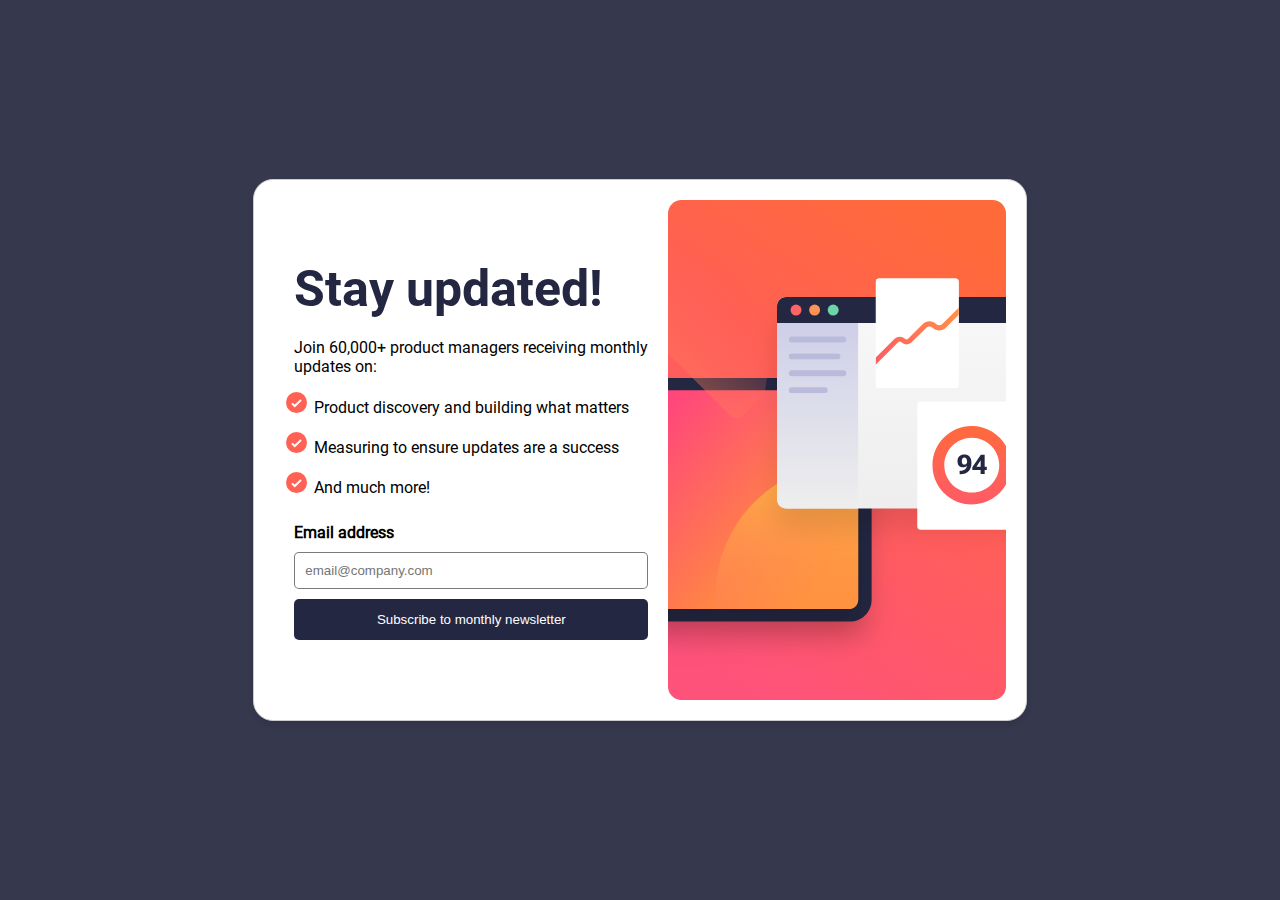
<file: index.html>
<!DOCTYPE html>
<html lang="pt-BR">
<head>
  <meta charset="UTF-8">
  <meta name="viewport" content="width=device-width, initial-scale=1.0"> 

  <link rel="icon" type="image/png" sizes="32x32" href="./assets/images/favicon-32x32.png">
  <link rel="stylesheet" href="style.css">
  
  <title>Frontend Mentor | Newsletter sign-up form with success message</title>

</head>
<body>

  <main>
    <img class="mobile-img" src="assets/images/illustration-sign-up-mobile.svg" alt="Imagem Principal" />
    <div class="content">
      <div class="h1-p">
        <h1>Stay updated!</h1>
        <p>Join 60,000+ product managers receiving monthly <br>updates on:</p>
      </div>
      <ul>
        <li>Product discovery and building what matters</li>
        <li>Measuring to ensure updates are a success</li>
        <li>And much more!</li>
      </ul>
      <div class="inputs">
        <div class="email-id">
          <h3>Email address</h3>
          <p id="message"></p>
        </div>
        <input type="email" id="email" name="email" placeholder="email@company.com" required>
        <button type="submit" id="button">Subscribe to monthly newsletter</button>
      </div>
    </div>

    <img class="desktop-img" src="assets/images/illustration-sign-up-desktop.svg" alt="Imagem Principal" />
  </main>

  <script src="script.js"></script>
</body>
</html>
</file>
<file: style.css>
@font-face {
  font-family: 'Roboto Bold';
  src: url('assets/fonts/Roboto-Bold.ttf') format('truetype'); 
}

@font-face {
  font-family: 'Roboto Regular';
  src: url('assets/fonts/Roboto-Regular.ttf') format('truetype'); 
}

body {
	font-family: 'Roboto Regular';
	display: flex;
	justify-content: center;  
	align-items: center;      
	height: 100vh;            
	margin: 0;  
	background-color: hsl(235, 18%, 26%);              
}

main {
	display: flex;
	justify-content: space-between; 
	align-items: center;            
	text-align: justify;
	padding: 20px;
	border: 1px solid #ccc;  
	background-color: white;      
	box-shadow: 0 4px 6px rgba(0, 0, 0, 0.1); 
	border-radius: 20px;
}

.desktop-img {  
	height: 500px;     
}

.mobile-img {
	display: none;
}

.content {
	flex: 1;
	margin-left: 20px;
	margin-right: 20px;
	display: flex;
	flex-direction: column;
}

h1 {
	font-family: 'Roboto Bold';
	color: hsl(234, 29%, 20%);
	font-size: 50px;
	margin: 0;
}

p {
	margin: 0;
	font-size: 16px;
}

.h1-p {
	display: flex;
	flex-direction: column;
	gap: 20px;
}

ul {
	display: flex;
	flex-direction: column;
	align-items: flex-start;
	gap: 15px;
	padding-left: 20px;
	list-style-image: url('assets/images/icon-list.svg');
}

h3 {
	font-size: 16px;
	margin: 0;
}

.inputs {
	display: flex;
	flex-direction: column;
	gap: 10px;
	margin-top: 10px;
}

#email {
	border-radius: 5px;
	padding: 10px;
	border: 1px solid rgba(0, 0, 0, 0.521);
}

#button {
	border-radius: 5px;
	padding: 13px;
	background-color: hsl(234, 29%, 20%);
	cursor: pointer;
	color: white;
	border: none;
}

#button:hover {
	background-color: hsl(4, 100%, 67%);
	box-shadow: 0 8px 20px rgba(0, 0, 0, 0.15);
	border: none;
}

.error {
	color: red;
	font-size: 14px;
}


.email-id {
	display: flex;
	flex-direction: row;
	justify-content: space-between;
}

.input-error {
	border-radius: 5px;
	padding: 10px;
	border: 1px solid rgba(236, 64, 64, 0.712);
	color: rgba(243, 98, 98, 0.712);
	background-color: rgba(243, 98, 98, 0.322);
}

@media (max-width: 768px) {
	.desktop-img {
		display: none;
	}

	.mobile-img {
		display: flex;
		margin: 0;
		border-radius: 5px;
		margin-bottom: 10px;
	}

	body {
		display: flex;
		background-color: white;
		height: auto;
	}

  main {
    flex-direction: column; 
    text-align: center;
		padding-top: 0;
  }

  .image {
    height: 250px; 
		width: 100%;
  }

  .content {
    max-width: 100%;
    text-align: center;
  }

  h1 {
    font-size: 35px; 
  }

  p {
    font-size: 14px; 
  }

  ul li {
    font-size: 14px; 
  }

  #email {
    width: auto; 
  }

  #button {
    width: auto; 
  }

	#message {
		font-size: 10px;
	}
}

@media (max-width: 480px) {
  h1 {
    font-size: 28px; 
  }

  p {
    font-size: 12px; 
  }

  ul li {
    font-size: 12px; 
  }
}
</file>
